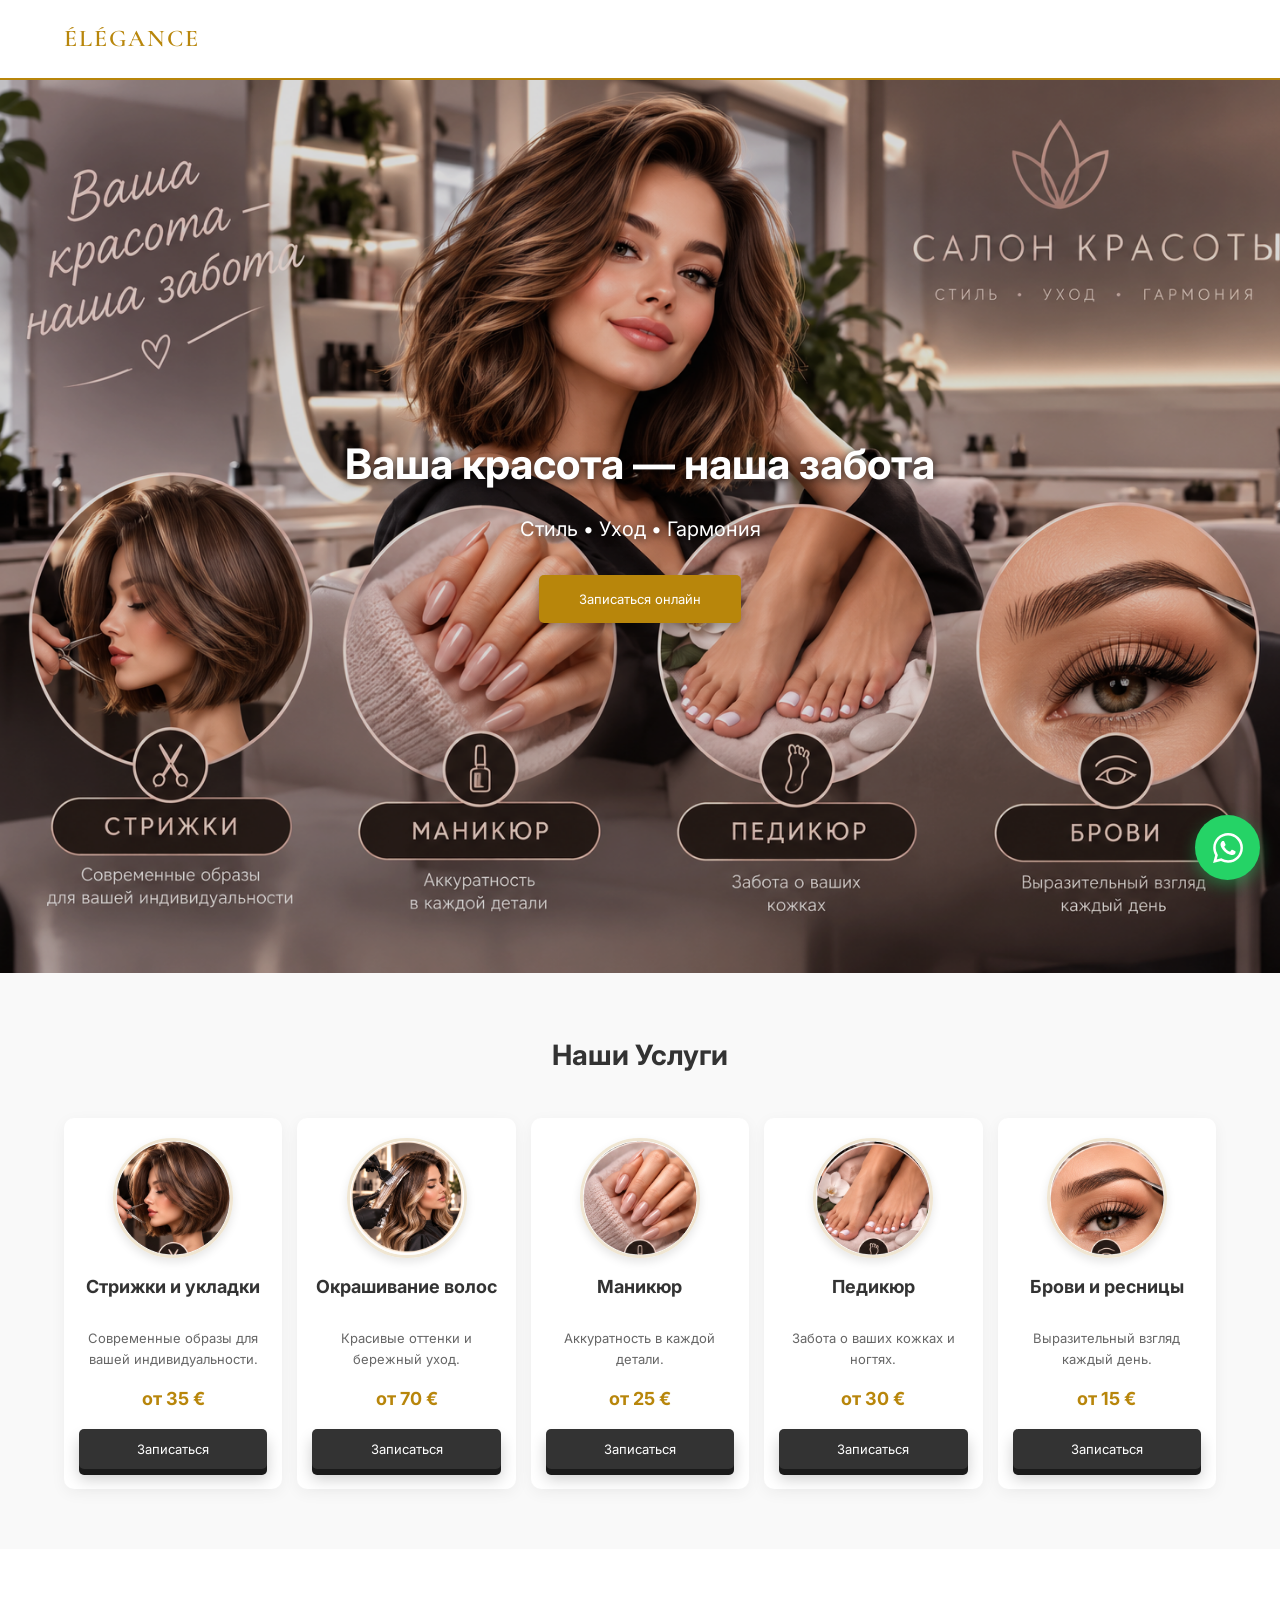
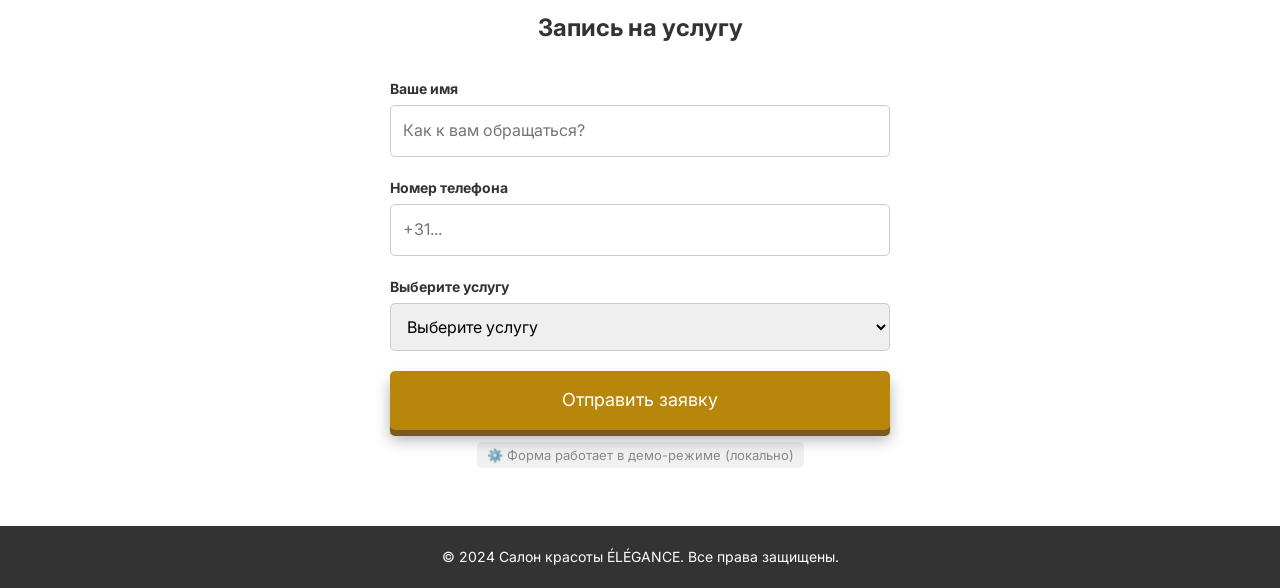
<file: index.html>
<!DOCTYPE html>
<html lang="ru">
<head>
    <meta charset="UTF-8">
    <meta name="viewport" content="width=device-width, initial-scale=1.0">
    <title>Салон красоты ÉLÉGANCE</title>
    <link rel="stylesheet" href="style.css">
</head>
<body>

<header><h1>ÉLÉGANCE</h1></header>

<section class="hero">
    <div class="hero-content">
        <h2>Ваша красота — наша забота</h2>
        <p>Стиль • Уход • Гармония</p>
        <a href="#booking" class="btn">Записаться онлайн</a>
    </div>
</section>

<section class="services">
    <h2>Наши Услуги</h2>
    <div class="services-grid">
        <div class="service-card">
            <img src="images/haircut.jpg" alt="Стрижка" class="service-img">
            <h3>Стрижки и укладки</h3>
            <p>Современные образы для вашей индивидуальности.</p>
            <span class="price">от 35 €</span>
            <a href="#booking" class="btn">Записаться</a>
        </div>
        <div class="service-card">
            <img src="images/coloring.jpg" alt="Окрашивание" class="service-img">
            <h3>Окрашивание волос</h3>
            <p>Красивые оттенки и бережный уход.</p>
            <span class="price">от 70 €</span>
            <a href="#booking" class="btn">Записаться</a>
        </div>
        <div class="service-card">
            <img src="images/manicure.jpg" alt="Маникюр" class="service-img">
            <h3>Маникюр</h3>
            <p>Аккуратность в каждой детали.</p>
            <span class="price">от 25 €</span>
            <a href="#booking" class="btn">Записаться</a>
        </div>
        <div class="service-card">
            <img src="images/pedicure.jpg" alt="Педикюр" class="service-img">
            <h3>Педикюр</h3>
            <p>Забота о ваших кожках и ногтях.</p>
            <span class="price">от 30 €</span>
            <a href="#booking" class="btn">Записаться</a>
        </div>
        <div class="service-card">
            <img src="images/brows.jpg" alt="Брови" class="service-img">
            <h3>Брови и ресницы</h3>
            <p>Выразительный взгляд каждый день.</p>
            <span class="price">от 15 €</span>
            <a href="#booking" class="btn">Записаться</a>
        </div>
    </div>
</section>

<section class="booking" id="booking">
    <h2>Запись на услугу</h2>
    <form class="booking-form" id="contactForm" onsubmit="sendForm(event)">
        <div class="form-group">
            <label for="name">Ваше имя</label>
            <input type="text" id="name" name="name" placeholder="Как к вам обращаться?" required>
        </div>
        <div class="form-group">
            <label for="phone">Номер телефона</label>
            <input type="tel" id="phone" name="phone" placeholder="+31..." required>
        </div>
        <div class="form-group">
            <label for="service">Выберите услугу</label>
            <select id="service" name="service" required>
                <option value="" disabled selected>Выберите услугу</option>
                <option value="Стрижка и укладка">Стрижка и укладка (от 35 €)</option>
                <option value="Окрашивание волос">Окрашивание волос (от 70 €)</option>
                <option value="Маникюр">Маникюр (от 25 €)</option>
                <option value="Педикюр">Педикюр (от 30 €)</option>
                <option value="Брови и ресницы">Брови и ресницы (от 15 €)</option>
            </select>
        </div>
        <button type="submit" class="submit-btn" id="submitBtn">Отправить заявку</button>
    </form>
    <!-- Плашка демо-режима -->
<div style="text-align: center; margin-top: 15px; font-size: 13px; color: #888;">
    <span style="background: #f0f0f0; padding: 5px 10px; border-radius: 5px;">
        ⚙️ Форма работает в демо-режиме (локально)
    </span>
</div>
</section>

<div class="modal" id="successModal">
    <div class="modal-content">
        <h3>Заявка отправлена!</h3>
        <p>Мы свяжемся с вами в ближайшее время для подтверждения записи.</p>
        <button class="btn" onclick="document.getElementById('successModal').style.display='none'">Отлично</button>
    </div>
</div>

<a href="https://wa.me/1234567890" class="whatsapp-btn" target="_blank" title="Написать в WhatsApp">
    <svg xmlns="http://www.w3.org/2000/svg" width="30" height="30" viewBox="0 0 24 24" fill="currentColor">
        <path d="M17.472 14.382c-.297-.149-1.758-.867-2.03-.967-.273-.099-.471-.148-.67.15-.197.297-.767.966-.94 1.164-.173.199-.347.223-.644.075-.297-.15-1.255-.463-2.39-1.475-.883-.788-1.48-1.761-1.653-2.059-.173-.297-.018-.458.13-.606.134-.133.298-.347.446-.52.149-.174.198-.298.298-.497.099-.198.05-.371-.025-.52-.075-.149-.669-1.612-.916-2.207-.242-.579-.487-.5-.669-.51-.173-.008-.371-.01-.57-.01-.198 0-.52.074-.792.372-.272.297-1.04 1.016-1.04 2.479 0 1.462 1.065 2.875 1.213 3.074.149.198 2.096 3.2 5.077 4.487.709.306 1.262.489 1.694.625.712.227 1.36.195 1.871.118.571-.085 1.758-.719 2.006-1.413.248-.694.248-1.289.173-1.413-.074-.124-.272-.198-.57-.347m-5.421 7.403h-.004a9.87 9.87 0 01-5.031-1.378l-.361-.214-3.741.982.998-3.648-.235-.374a9.86 9.86 0 01-1.51-5.26c.001-5.45 4.436-9.884 9.888-9.884 2.64 0 5.122 1.03 6.988 2.898a9.825 9.825 0 012.893 6.994c-.003 5.45-4.437 9.884-9.885 9.884m8.413-18.297A11.815 11.815 0 0012.05 0C5.495 0 .16 5.335.157 11.892c0 2.096.547 4.142 1.588 5.945L.057 24l6.305-1.654a11.882 11.882 0 005.683 1.448h.005c6.554 0 11.89-5.335 11.893-11.893a11.821 11.821 0 00-3.48-8.413Z"/>
    </svg>
</a>

<footer><p>&copy; 2024 Салон красоты ÉLÉGANCE. Все права защищены.</p></footer>

<script>
    function sendForm(event) {
        event.preventDefault();

        var name = document.getElementById('name').value;
        var phone = document.getElementById('phone').value;
        var service = document.getElementById('service').value;
        var btn = document.getElementById('submitBtn');

        btn.textContent = 'Отправка...';

        // 1. Отправляем данные на Java-сервер
        fetch('http://localhost:8080/api/booking', {
            method: 'POST',
            headers: { 'Content-Type': 'application/json' },
            body: JSON.stringify({ name: name, phone: phone, service: service })
        })
            .then(response => response.json()) // Получаем ответ от Java (токен и данные)
            .then(data => {
                // 2. Теперь браузер отправляет в Telegram (он использует VPN)
                const text = encodeURIComponent(`Новая заявка в салон ELEGANCE!\n\n👤 Имя: ${data.name}\n📞 Телефон: ${data.phone}\n💅 Услуга: ${data.service}`);
                const url = `https://api.telegram.org/bot${data.token}/sendMessage?chat_id=${data.chat_id}&text=${text}`;

                return fetch(url); // Отправляем в Telegram
            })
            .then(response => {
                if (response.ok) {
                    document.getElementById('contactForm').reset();
                    document.getElementById('successModal').style.display = 'flex';
                } else {
                    alert('Ошибка Telegram: ' + response.status);
                }
            })
            .catch(error => {
                alert('Ошибка сети: ' + error);
            })
            .finally(() => {
                btn.textContent = 'Отправить заявку';
            });
    }
</script>
</body>
</html>
</file>
<file: style.css>
@import url('https://fonts.googleapis.com/css2?family=Cormorant+Garamond:wght@400;500;600&family=Inter:wght@300;400;500&display=swap');

* { margin: 0; padding: 0; box-sizing: border-box; }
html { scroll-behavior: smooth; }
body { font-family: "Inter", Georgia, serif; background-color: #f9f9f9; color: #333; line-height: 1.6; }
button, input, select { font: inherit; }

/* Шапка */
header { display: flex; justify-content: space-between; align-items: center; gap: 20px; padding: 20px 5%; background-color: #fff; border-bottom: 2px solid #b8860b; position: sticky; top: 0; z-index: 100; }
header h1 { color: #b8860b; font-family: "Cormorant Garamond", serif; font-size: 24px; font-weight: 600; letter-spacing: 2px; }

/* Главный экран (Баннер) */
.hero {
    position: relative;
    text-align: center;
    /* Увеличили высоту баннера, чтобы картинка стала "высокой" */
    padding: 350px 20px;
    background-image: url('images/main-bg.jpg');
    /* Возвращаем картинке заполнение по размеру блока */
    background-size: cover;
    /* Центрируем картинку, чтобы было видно и лицо, и нижние кружочки */
    background-position: center;
    color: #fff;
}
.hero::before {
    content: '';
    position: absolute;
    top: 0; left: 0; width: 100%; height: 100%;
    background: rgba(0, 0, 0, 0.15); /* Легкое затемнение, чтобы текст читался */
    z-index: 1;
}
.hero-content { position: relative; z-index: 2; }
.hero h2 { font-size: 42px; margin-bottom: 15px; text-shadow: 0 2px 10px rgba(0,0,0,0.8); }
.hero p { font-size: 20px; margin-bottom: 30px; text-shadow: 0 2px 8px rgba(0,0,0,0.8); }
/* Убираем растягивание кнопки на баннере */
.hero a.btn {
    width: auto !important;
    display: inline-block !important;
    padding: 14px 40px !important;
    background-color: #b8860b !important; /* Возвращаем золотой цвет */
    color: #fff !important;
    border-radius: 5px !important;
    box-shadow: 0 4px 10px rgba(0,0,0,0.3) !important;
}
.hero .btn:hover { background-color: #9a6e09; transform: translateY(-2px); }

/* Услуги */
.services { padding: 60px 5%; max-width: 1400px; margin: 0 auto; }
.services h2 { text-align: center; margin-bottom: 40px; font-size: 28px; }

/* Сетка для 5 карточек в один ряд */
.services-grid {
    display: grid;
    /* Уменьшили мин. ширину до 180px, чтобы 5 карточек влезли в один ряд */
    grid-template-columns: repeat(auto-fit, minmax(180px, 1fr));
    gap: 15px;
    align-items: stretch;
}

.service-card { background: #fff; padding: 20px 15px; border-radius: 10px; box-shadow: 0 4px 15px rgba(0,0,0,0.05); text-align: center; transition: transform 0.3s ease; display: flex; flex-direction: column; }
.service-card:hover { transform: translateY(-5px); }

.service-img { width: 120px; height: 120px; border-radius: 50%; object-fit: cover; margin: 0 auto 15px auto; display: block; border: 3px solid #f0e6d2; box-shadow: 0 4px 10px rgba(0,0,0,0.1); }
.service-card h3 { margin-bottom: 10px; font-size: 18px; min-height: 45px; }
.service-card p { color: #666; font-size: 13px; margin-bottom: 15px; flex-grow: 1; }
.price { font-weight: bold; font-size: 18px; color: #b8860b; margin-bottom: 15px; display: block; }
.btn { display: inline-block; background-color: #333; color: #fff; padding: 10px 20px; border: none; border-radius: 5px; cursor: pointer; text-decoration: none; font-size: 13px; transition: background 0.3s ease; width: 100%; }
.btn:hover { background-color: #b8860b; }

/* Форма */
.booking { background-color: #fff; padding: 60px 20px; text-align: center; }
.booking h2 { margin-bottom: 30px; }
.booking-form { max-width: 500px; margin: 0 auto; text-align: left; }
.form-group { margin-bottom: 20px; }
.form-group label { display: block; margin-bottom: 5px; font-weight: bold; font-size: 14px; }
.form-group input, .form-group select { width: 100%; padding: 12px; border: 1px solid #ccc; border-radius: 5px; font-size: 16px; }
.form-group input:focus, .form-group select:focus { outline: none; border-color: #b8860b; }
.submit-btn { width: 100%; background-color: #b8860b; color: white; padding: 15px; border: none; border-radius: 5px; font-size: 18px; cursor: pointer; transition: background 0.3s; }
.submit-btn:hover { background-color: #9a6e09; }

/* Модальное окно */
.modal { display: none; position: fixed; top: 0; left: 0; width: 100%; height: 100%; background: rgba(0,0,0,0.6); z-index: 1000; justify-content: center; align-items: center; }
.modal-content { background: #fff; padding: 40px; border-radius: 10px; text-align: center; max-width: 400px; width: 90%; animation: fadeIn 0.3s ease; }
.modal-content h3 { color: #28a745; margin-bottom: 15px; }
.modal-content p { margin-bottom: 25px; }
@keyframes fadeIn { from { opacity: 0; transform: scale(0.9); } to { opacity: 1; transform: scale(1); } }

/* WhatsApp */
.whatsapp-btn { position: fixed; bottom: 20px; right: 20px; background-color: #25d366; color: white; width: 60px; height: 60px; border-radius: 50%; display: flex; justify-content: center; align-items: center; box-shadow: 0 4px 10px rgba(0,0,0,0.2); text-decoration: none; z-index: 999; transition: transform 0.3s; }
.whatsapp-btn:hover { transform: scale(1.1); }

footer { text-align: center; padding: 20px; background: #333; color: #fff; font-size: 14px; }

/* ===== 3D КНОПКИ ===== */

/* Общий стиль для всех кнопок */
.btn, .submit-btn {
    /* Добавляем нижнюю "толщу" и общую тень */
    box-shadow: 0 6px 0 #7a5a1c, 0 10px 15px rgba(0,0,0,0.2) !important;
    transition: all 0.1s ease !important;
    position: relative;
    top: 0;
    border: none !important; /* Убираем обычную рамку, чтобы не мешала */
}

/* Эффект при наведении мышки (кнопка приподнимается) */
.btn:hover, .submit-btn:hover {
    box-shadow: 0 8px 0 #7a5a1c, 0 15px 20px rgba(0,0,0,0.3) !important;
    top: -2px;
}

/* Эффект при клике (кнопка вдавливается вниз) */
.btn:active, .submit-btn:active {
    box-shadow: 0 0px 0 #7a5a1c, 0 5px 10px rgba(0,0,0,0.2) !important;
    top: 6px; /* Кнопка опускается, имитируя нажатие */
}

/* Отдельный цвет для кнопок в карточках услуг (они темные) */
.service-card .btn {
    box-shadow: 0 6px 0 #1a1a1a, 0 10px 15px rgba(0,0,0,0.2) !important;
}
.service-card .btn:hover {
    box-shadow: 0 8px 0 #1a1a1a, 0 15px 20px rgba(0,0,0,0.3) !important;
}
.service-card .btn:active {
    box-shadow: 0 0px 0 #1a1a1a, 0 5px 10px rgba(0,0,0,0.2) !important;
}

/* Отдельный цвет для золотой кнопки на баннере и формы */
.hero .btn, .submit-btn {
    box-shadow: 0 6px 0 #7a5a1c, 0 10px 15px rgba(0,0,0,0.3) !important;
}
.hero .btn:hover, .submit-btn:hover {
    box-shadow: 0 8px 0 #7a5a1c, 0 15px 20px rgba(0,0,0,0.4) !important;
}
.hero .btn:active, .submit-btn:active {
    box-shadow: 0 0px 0 #7a5a1c, 0 5px 10px rgba(0,0,0,0.2) !important;
}

/* ===== Стили для кнопки WhatsApp ===== */

.whatsapp-btn {
    /* Увеличиваем и делаем более заметной */
    width: 65px !important;
    height: 65px !important;

    /* Добавляем зеленое свечение и объемную тень */
    box-shadow: 0 6px 15px rgba(37, 211, 102, 0.4), 0 10px 25px rgba(0,0,0,0.2) !important;

    /* Плавная анимация */
    transition: all 0.3s ease !important;

    /* Убедимся, что она поверх всего */
    z-index: 9999 !important;
}

/* Эффект при наведении (кнопка увеличивается и свечение усиливается) */
.whatsapp-btn:hover {
    transform: scale(1.15) translateY(-5px) !important;
    box-shadow: 0 10px 20px rgba(37, 211, 102, 0.6), 0 15px 35px rgba(0,0,0,0.3) !important;
}

/* Эффект при клике (кнопка чуть вдавливается) */
.whatsapp-btn:active {
    transform: scale(0.95) translateY(0) !important;
    box-shadow: 0 2px 5px rgba(37, 211, 102, 0.5) !important;
}
</file>
